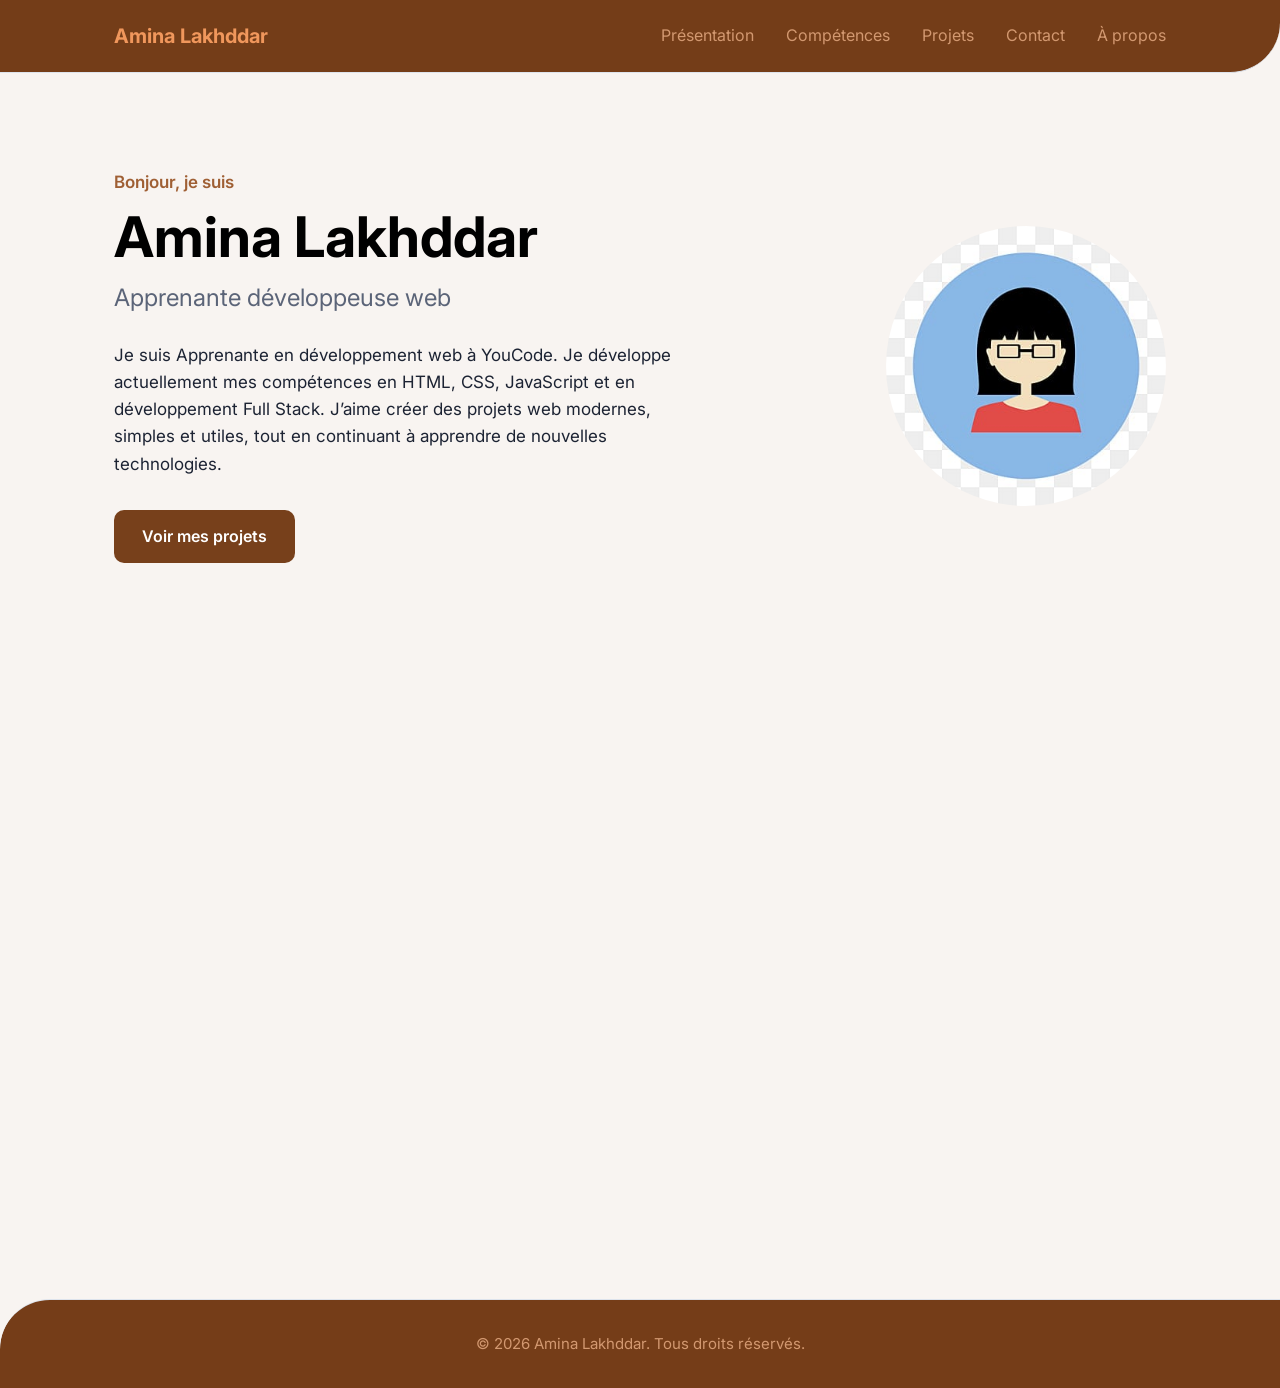
<file: index.html>
<!DOCTYPE html>
<html lang="fr">
<head>
  <meta charset="UTF-8">
  <meta name="viewport" content="width=device-width, initial-scale=1.0">
  <meta name="description" content="Portfolio de Prénom Nom, apprenant développeur web.">
  <title>Amina Lakhddar — Portfolio</title>

  <!-- Police Inter (Google Fonts) -->
  <link rel="preconnect" href="https://fonts.googleapis.com">
  <link rel="preconnect" href="https://fonts.gstatic.com" crossorigin>
  <link href="https://fonts.googleapis.com/css2?family=Inter:wght@400;600;700&amp;display=swap" rel="stylesheet">

  <link rel="stylesheet" href="css/style.css">
</head>
<body>

  <!-- ========== EN-TÊTE ========== -->
  <header class="en-tete">
    <div class="conteneur en-tete__contenu">
      <a class="logo" href="index.html">Amina Lakhddar</a>
      <nav aria-label="Navigation principale">
        <ul class="menu">
          <li><a href="index.html">Présentation</a></li>
          <li><a href="propos.html#competences">Compétences</a></li>
          <li><a href="projets.html">Projets</a></li>
          <li><a href="contact.html">Contact</a></li>
          <li><a href="propos.html"> À propos</a></li>
        </ul>
      </nav>
    </div>
  </header>

  <main>

    <!-- ========== PRÉSENTATION ========== -->
    <section id="presentation" class="presentation">
      <div class="conteneur presentation__contenu">
        <div class="presentation__texte">
          <p class="surtitre">Bonjour, je suis</p>
          <h1>Amina Lakhddar</h1>
          <p class="metier">Apprenante développeuse web</p>
          <p>Je suis Apprenante en développement web à YouCode. Je développe actuellement mes compétences en HTML, CSS, JavaScript et en développement Full Stack. J’aime créer des projets web modernes, simples et utiles, tout en continuant à apprendre de nouvelles technologies.</p>
          <a class="bouton" href="projets.html">Voir mes projets</a>
        </div>
        <img class="presentation__photo" src="images/avatar.jpg" alt="Portrait de Amina Lakhddar" width="280" height="280">
      </div>
    </section>


  <!-- ========== PIED DE PAGE ========== -->
  <footer class="pied">
    <div class="conteneur">
      <p>© 2026 Amina Lakhddar. Tous droits réservés.</p>
    </div>
  </footer>

</body>
</html>
</file>
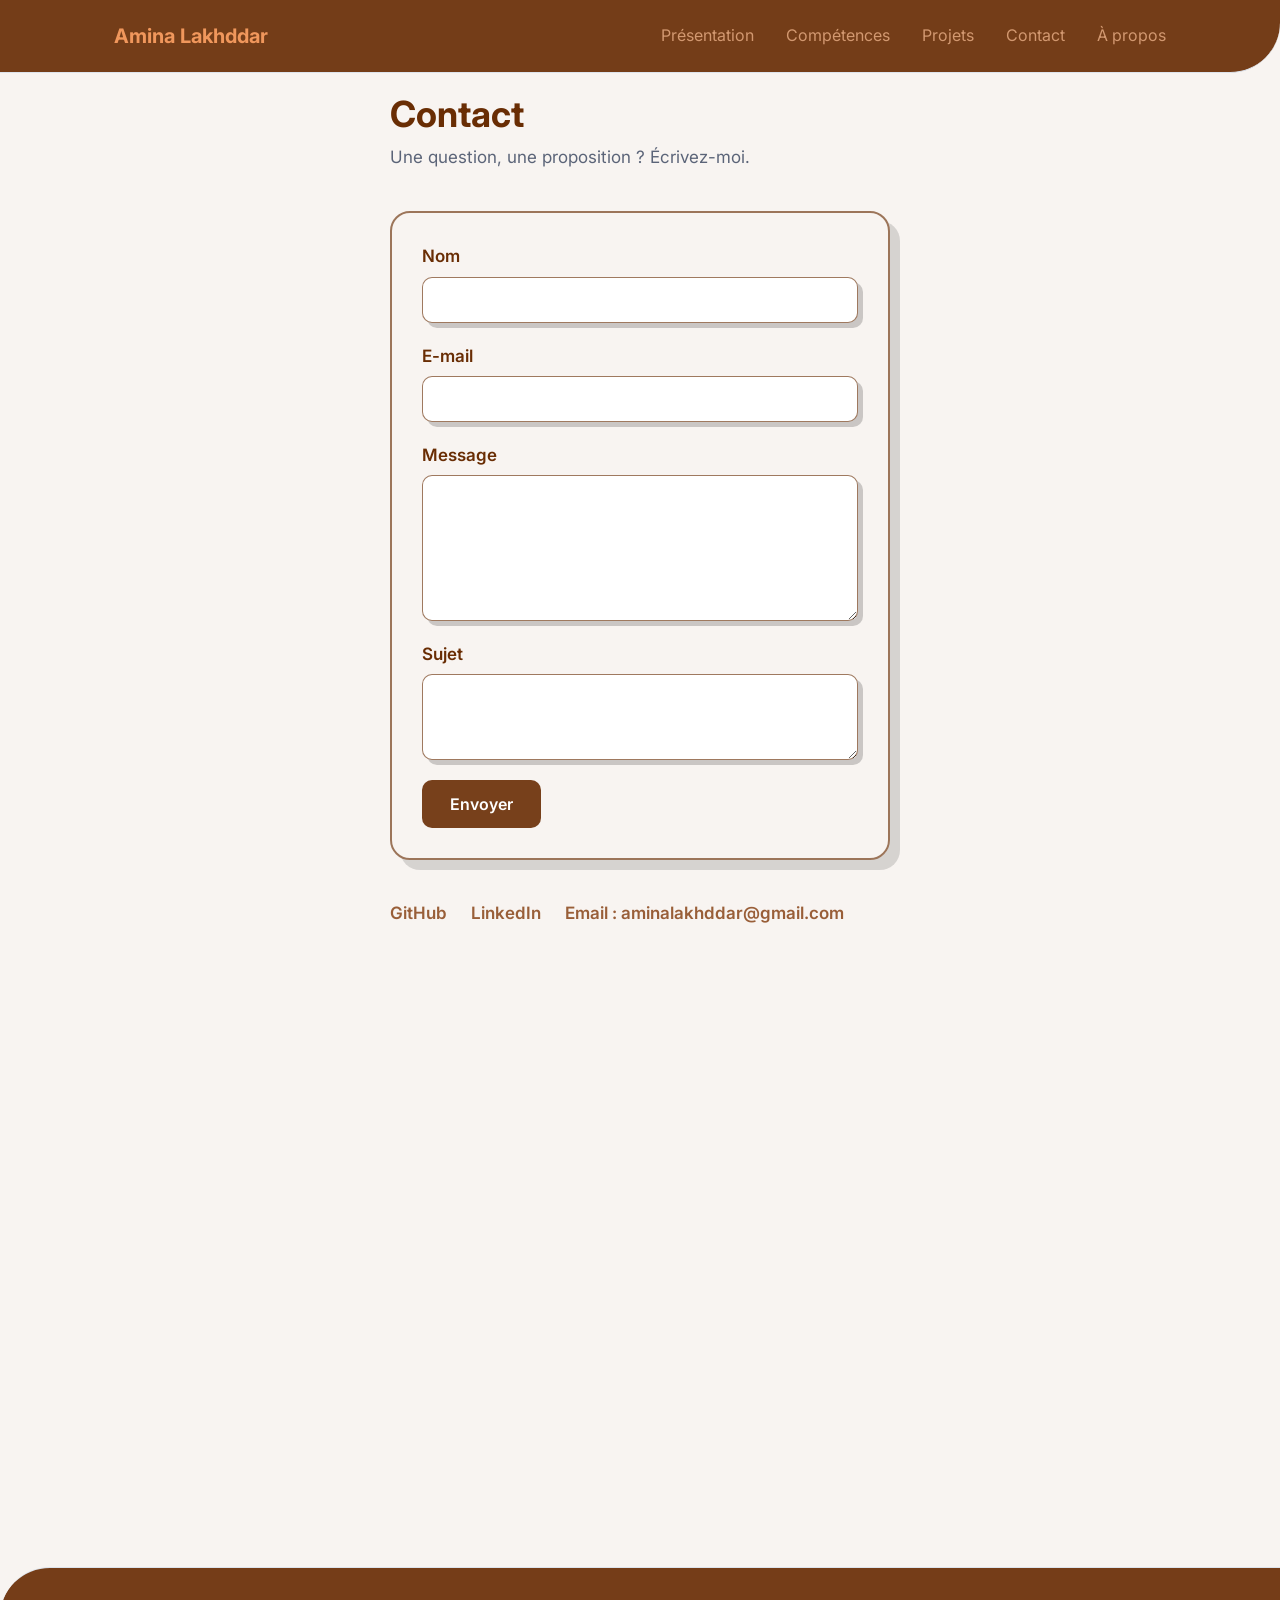
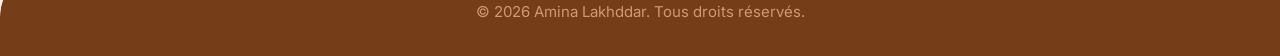
<file: contact.html>
<!DOCTYPE html>
<html lang="en">
<head>
    <meta charset="UTF-8">
    <meta name="viewport" content="width=device-width, initial-scale=1.0">
    <title>Amina lakhddar - Portfolio</title>

    <!-- Police Inter (Google Fonts) -->
  <link rel="preconnect" href="https://fonts.googleapis.com">
  <link rel="preconnect" href="https://fonts.gstatic.com" crossorigin>
  <link href="https://fonts.googleapis.com/css2?family=Inter:wght@400;600;700&amp;display=swap" rel="stylesheet">

  <link rel="stylesheet" href="css/style.css">
</head>
<body>
    <!-- ========== EN-TÊTE ========== -->
  <header class="en-tete">
    <div class="conteneur en-tete__contenu">
      <a class="logo" href="index.html">Amina Lakhddar</a>
      <nav aria-label="Navigation principale">
        <ul class="menu">
          <li><a href="index.html">Présentation</a></li>
          <li><a href="propos.html#competences">Compétences</a></li>
          <li><a href="projets.html">Projets</a></li>
          <li><a href="contact.html">Contact</a></li>
          <li><a href="propos.html"> À propos</a></li>
        </ul>
      </nav>
    </div>
  </header>
  <main>
    <!-- ========== CONTACT ========== -->
    <section id="contact" class="section section--claire">
      <div class="conteneur">
        <h2>Contact</h2>
        <p class="section__intro">Une question, une proposition ? Écrivez-moi.</p>

        <form class="formulaire" action="#" method="post">
          <label for="nom">Nom</label>
          <input id="nom" name="nom" type="text" required>

          <label for="email">E-mail</label>
          <input id="email" name="email" type="text" required>

          <label for="message">Message</label>
          <textarea id="message" name="message" rows="6" required></textarea>

          <label for="sujet">Sujet</label>
          <textarea name="sujet" id="sujet" rows="3" required></textarea>

          <button class="bouton" type="submit">Envoyer</button>
        </form>

        <ul class="reseaux">
          <li><a class="lien" href="https://github.com/Amina-lakhddar" target="_blank">GitHub</a></li>
          <li><a class="lien" href="https://www.linkedin.com/in/amina-lakhddar-44b046359/" target="_blank">LinkedIn</a></li>
          <li>Email : aminalakhddar@gmail.com</li>
        </ul>
      </div>
    </section>
  </main>
  <!-- ========== PIED DE PAGE ========== -->
  <footer class="pied">
    <div class="conteneur">
      <p>© 2026 Amina Lakhddar. Tous droits réservés.</p>
    </div>
  </footer>
    
</body>
</html>
</file>
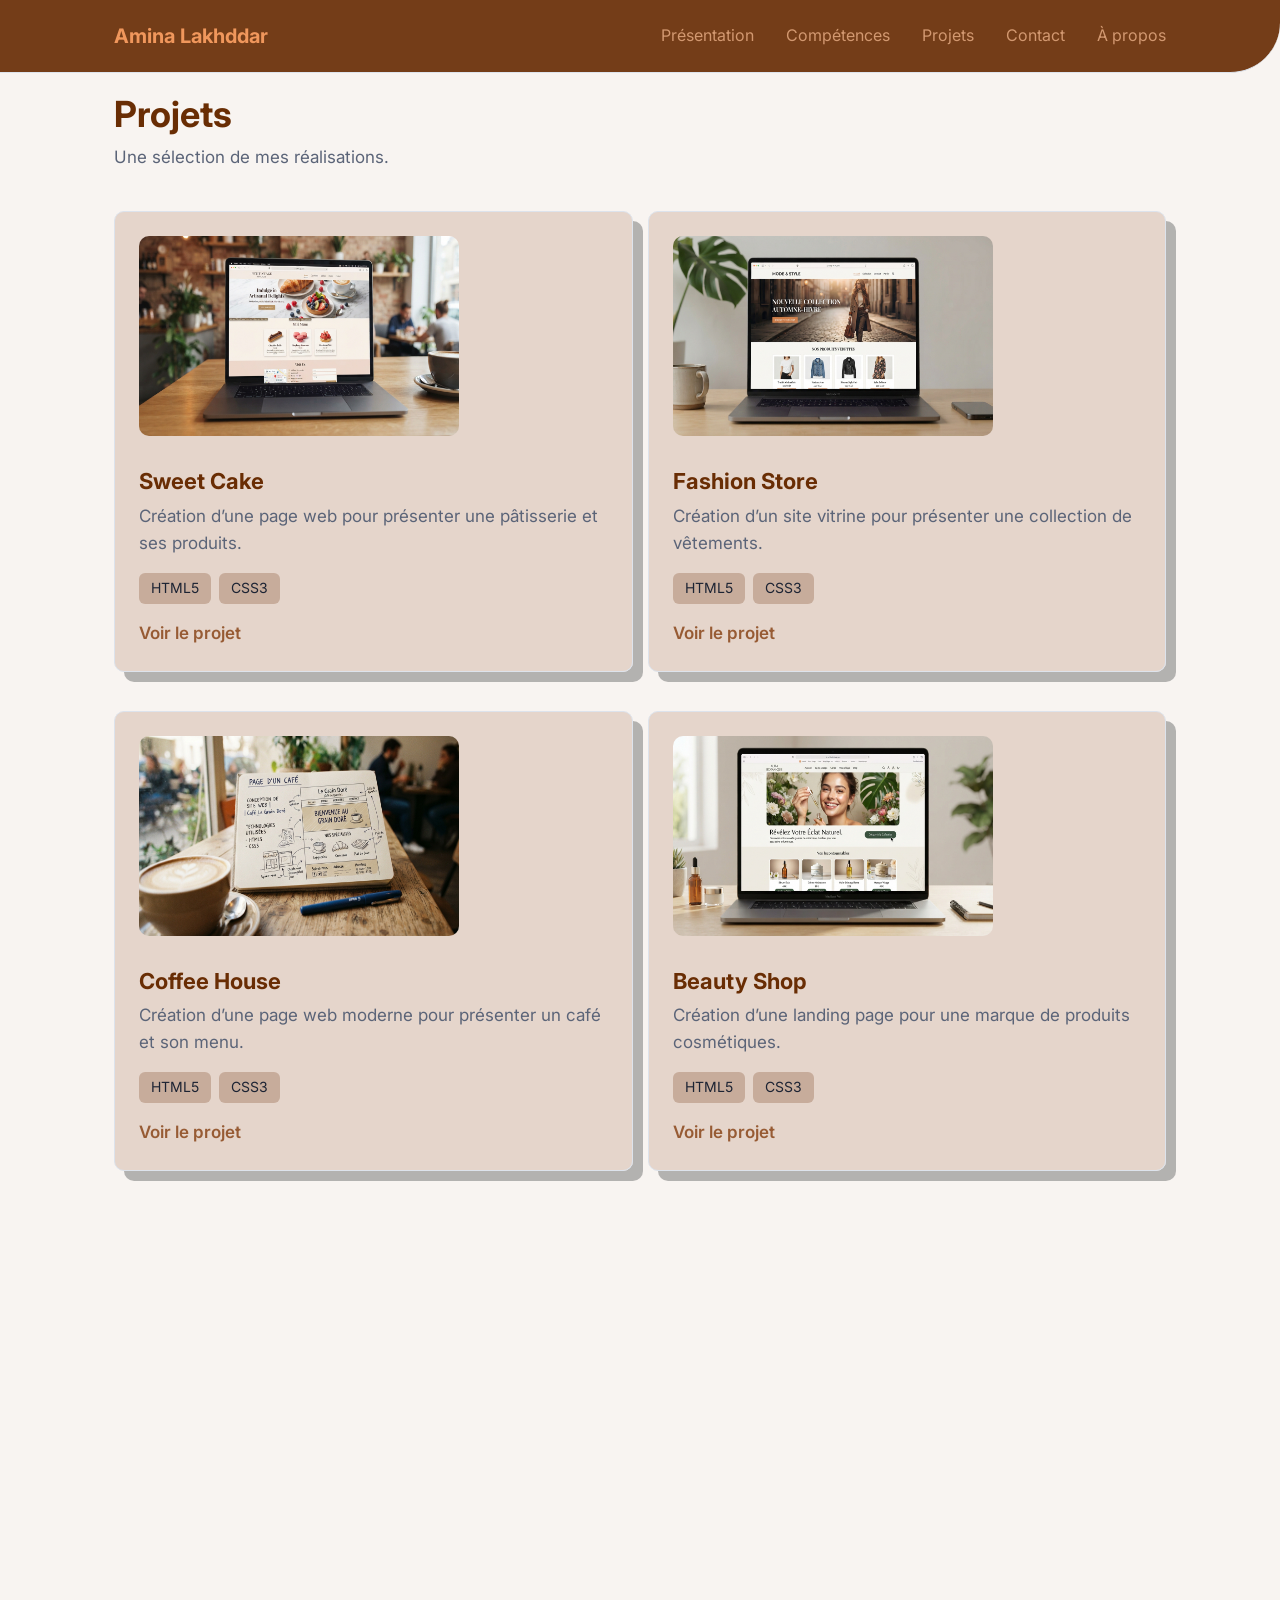
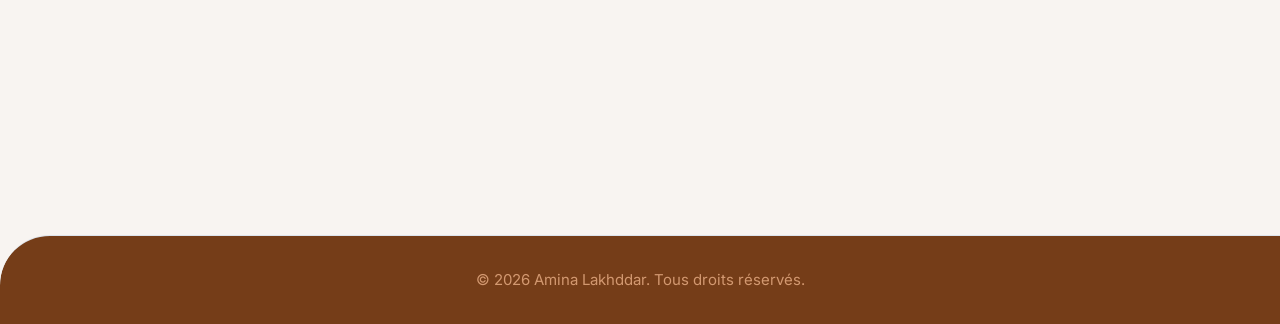
<file: projets.html>
<!DOCTYPE html>
<html lang="en">
<head>
    <meta charset="UTF-8">
    <meta name="viewport" content="width=device-width, initial-scale=1.0">
    <title>amina Lakhddar - Portfolio</title>

    <!-- Police Inter (Google Fonts) -->
  <link rel="preconnect" href="https://fonts.googleapis.com">
  <link rel="preconnect" href="https://fonts.gstatic.com" crossorigin>
  <link href="https://fonts.googleapis.com/css2?family=Inter:wght@400;600;700&amp;display=swap" rel="stylesheet">

  <link rel="stylesheet" href="css/style.css">
</head>
<body>
    <!-- ========== EN-TÊTE ========== -->
  <header class="en-tete">
    <div class="conteneur en-tete__contenu">
      <a class="logo" href="index.html">Amina Lakhddar</a>
      <nav aria-label="Navigation principale">
        <ul class="menu">
          <li><a href="index.html">Présentation</a></li>
          <li><a href="propos.html#competences">Compétences</a></li>
          <li><a href="projets.html">Projets</a></li>
          <li><a href="contact.html">Contact</a></li>
          <li><a href="propos.html"> À propos</a></li>
        </ul>
      </nav>
    </div>
  </header>
  <main>

  <!-- ========== PROJETS ========== -->
    <section id="projets" class="section">
      <div class="conteneur">
        <h2>Projets</h2>
        <p class="section__intro">Une sélection de mes réalisations.</p>

        <div class="projets">

          <article class="projet">
            <img class="projet__image" src="images/projet-1.jpg" alt="Aperçu du projet 1" width="320" height="200">
            <div class="projet__texte">
              <h3>Sweet Cake</h3>
              <p>Création d’une page web pour présenter une pâtisserie et ses produits.</p>
              <ul class="technologies">
                <li>HTML5</li>
                <li>CSS3</li>
              </ul>
              <a class="lien" href="about:blank">Voir le projet</a>
            </div>
          </article>

          <article class="projet">
            <img class="projet__image" src="images/projet-2.jpg" alt="Aperçu du projet 2" width="320" height="200">
            <div class="projet__texte">
              <h3>Fashion Store</h3>
              <p>Création d’un site vitrine pour présenter une collection de vêtements.</p>
              <ul class="technologies">
                <li>HTML5</li>
                <li>CSS3</li>
              </ul>
              <a class="lien" href="about:blank">Voir le projet</a>
            </div>
          </article>

          <article class="projet">
            <img class="projet__image" src="images/projet-3.jpg" alt="Aperçu du projet 3" width="320" height="200">
            <div class="projet__texte">
              <h3>Coffee House</h3>
              <p>Création d’une page web moderne pour présenter un café et son menu.</p>
              <ul class="technologies">
                <li>HTML5</li>
                <li>CSS3</li>
              </ul>
              <a class="lien" href="about:blank">Voir le projet</a>
            </div>
          </article>
          <article class="projet">
            <img class="projet__image" src="images/projet-4.jpg" alt="Aperçu du projet 3" width="320" height="200">
            <div class="projet__texte">
              <h3>Beauty Shop</h3>
              <p>Création d’une landing page pour une marque de produits cosmétiques.</p>
              <ul class="technologies">
                <li>HTML5</li>
                <li>CSS3</li>
              </ul>
              <a class="lien" href="about:blank">Voir le projet</a>
            </div>
          </article>

        </div>
      </div>
    </section>
    </main>
    <!-- ========== PIED DE PAGE ========== -->
  <footer class="pied">
    <div class="conteneur">
      <p>© 2026 Amina Lakhddar. Tous droits réservés.</p>
    </div>
  </footer>

    
</body>
</html>
</file>
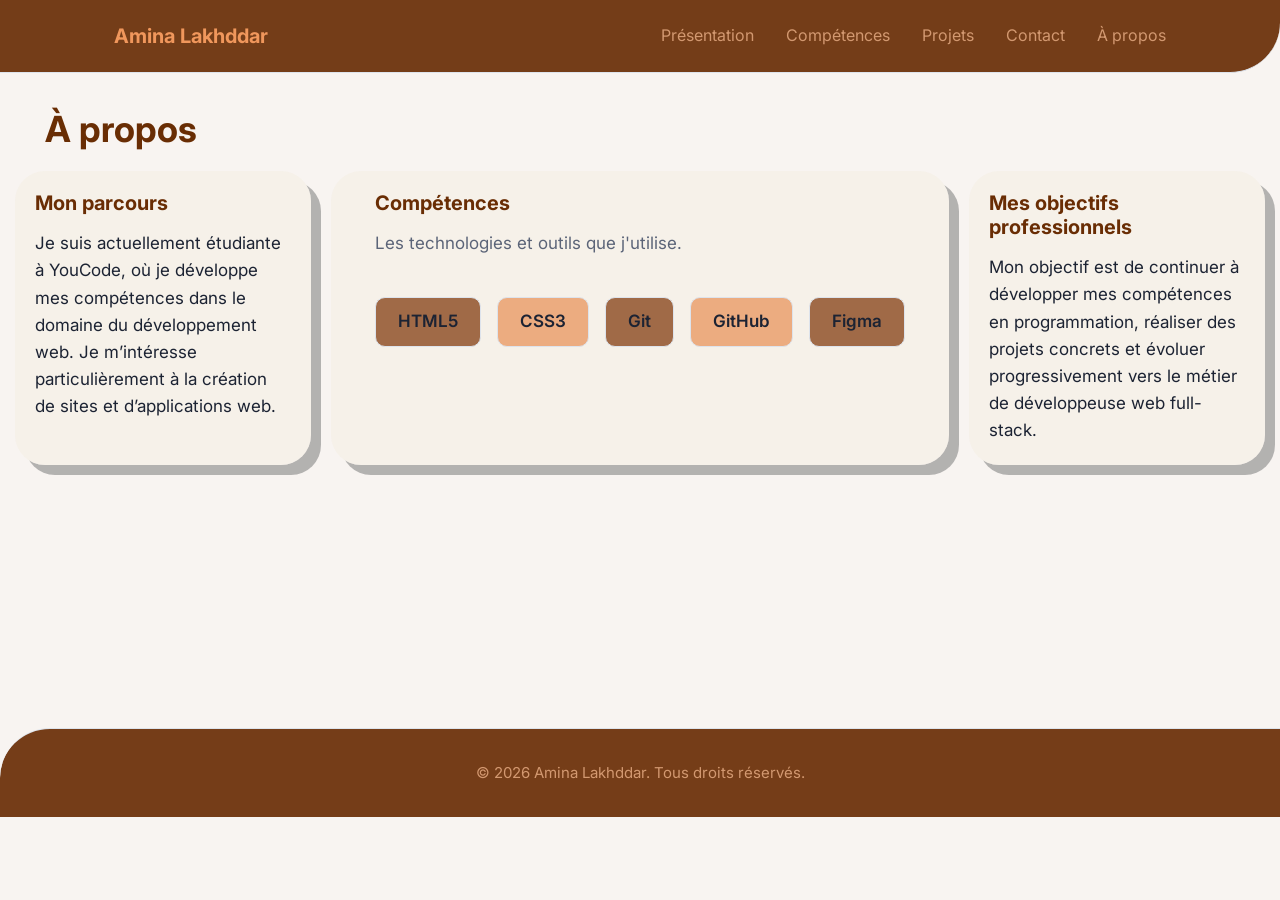
<file: propos.html>
<!DOCTYPE html>
<html lang="en">
<head>
    <meta charset="UTF-8">
    <meta name="viewport" content="width=device-width, initial-scale=1.0">
    <title>Amina Lakhddar - portfolio</title>
     <!-- Police Inter (Google Fonts) -->
  <link rel="preconnect" href="https://fonts.googleapis.com">
  <link rel="preconnect" href="https://fonts.gstatic.com" crossorigin>
  <link href="https://fonts.googleapis.com/css2?family=Inter:wght@400;600;700&amp;display=swap" rel="stylesheet">

  <link rel="stylesheet" href="css/style.css">
</head>
<body>
    <!-- ========== EN-TÊTE ========== -->
  <header class="en-tete">
    <div class="conteneur en-tete__contenu">
      <a class="logo" href="index.html">Amina Lakhddar</a>
      <nav aria-label="Navigation principale">
        <ul class="menu">
          <li><a href="index.html">Présentation</a></li>
          <li><a href="propos.html#competences">Compétences</a></li>
          <li><a href="projets.html">Projets</a></li>
          <li><a href="contact.html">Contact</a></li>
          <li><a href="propos.html"> À propos</a></li>
        </ul>
      </nav>
  </header>
  <main class="section propos_contenu">
    <h2>À propos</h2>
    <div class="section_propos">
    <section class="propos_individduel">
        <h3>Mon parcours</h3>
        <p>
            Je suis actuellement étudiante à YouCode, où je développe mes compétences dans le domaine du développement web. Je m’intéresse particulièrement à la création de sites et d’applications web.
        </p>
    </section>
    <!-- ========== COMPÉTENCES ========== -->
    <section id="competences" class="propos_individduel">
      <div class="conteneur">
        <h3>Compétences</h3>
        <p class="section__intro">Les technologies et outils que j'utilise.</p>
        <ul class="competences">
          <li class="comp1">HTML5</li>
          <li class="comp2">CSS3</li>
          <li class="comp1">Git</li>
          <li class="comp2">GitHub</li>
          <li class="comp1">Figma</li>
        </ul>
      </div>
    </section >
    
    <section class="propos_individduel">
        <h3>Mes objectifs professionnels</h3>
        <p>Mon objectif est de continuer à développer mes compétences en programmation, réaliser des projets concrets et évoluer progressivement vers le métier de développeuse web full-stack.</p>
    </section>
    </div>
  </main>
  <!-- ========== PIED DE PAGE ========== -->
  <footer class="pied">
    <div class="conteneur">
      <p>© 2026 Amina Lakhddar. Tous droits réservés.</p>
    </div>
  </footer>

    
</body>
</html>
</file>
<file: css/style.css>
/* ==========================================================
   Portfolio — modèle de départ (une seule page)
   Sommaire :
   1. Variables
   2. Base
   3. En-tête
   4. Présentation
   5. Sections communes
   6. Compétences
   7. Projets
   8. Contact
   9. Pied de page
   ========================================================== */

/* ---------- 1. Variables ---------- */
:root {
  /* Couleurs */
  --couleur-fond: #ffffff;
  --couleur-fond-clair: #f4f6fa;
  --couleur-texte: #1c2333;
  --couleur-texte-doux: #5b6478;
  --couleur-principale: #2f5bea;
  --couleur-bordure: #dde3ec;

  /* Typographie */
  --police: "Inter", Arial, sans-serif;

  /* Mise en page */
  --largeur-max: 1100px;
  --rayon: 10px;
}

/* ---------- 2. Base ---------- */
* {
  box-sizing: border-box;
}

body {
  margin: 0;
  font-family: var(--police);
  font-size: 17px;
  line-height: 1.6;
  color: var(--couleur-texte);
  background-color:#f7f2eec6;
}

h1,
h2,
h3 {
  margin: 0;
  line-height: 1.2;
}

p {
  margin: 0;
}

ul {
  margin: 0;
  padding: 0;
  list-style: none;
}

a {
  color: inherit;
  text-decoration: none;
}

.conteneur {
  max-width: var(--largeur-max);
  margin: 0 auto;
  padding: 0 24px ;
}

.bouton {
  display: inline-block;
  padding: 14px 28px;
  border: none;
  border-radius: var(--rayon);
  font-family: var(--police);
  font-size: 16px;
  font-weight: 600;
  color: #ffffff;
  background-color:#692c04e5;
  cursor: pointer;
}

.lien {
  font-weight: 600;
  color: #8d4d23e5;
}

/* ---------- 3. En-tête ---------- */
.en-tete {
  border-bottom: 1px solid var(--couleur-bordure);
  border-bottom-right-radius:50px;
  height: 10%;
  
  background-color:#692c04e9;
}

.en-tete__contenu {
  display: flex;
  justify-content: space-between;
  align-items: center;
  height: 72px;
}

.logo {
  font-size: 20px;
  font-weight: 700;
  color: #f0975c;
}

.menu {
  display: flex;
  gap: 32px;
}

.menu a {
  font-size: 16px;
  color: #f5ba92ba;
}

/* ---------- 4. Présentation ---------- */
.presentation {
  padding: 96px 0;
}

.presentation__contenu {
  display: flex;
  justify-content: space-between;
  align-items: center;
  gap: 64px;
}

.presentation__texte {
  max-width: 600px;
}

.surtitre {
  margin-bottom: 8px;
  font-weight: 600;
  color:#924817de;
}

.presentation h1 {
  font-size: 56px;
  color:black;
}

.metier {
  margin-top: 8px;
  margin-bottom: 24px;
  font-size: 24px;
  color: var(--couleur-texte-doux);
}

.presentation .bouton {
  margin-top: 32px;
}

.presentation__photo {
  width: 280px;
  height: 280px;
  border-radius: 50%;
}

/* ---------- 5. Sections communes ---------- */
/* .section {
  /* padding: 80px 0; */ 



.section h2 {
  font-size: 36px;
  padding-top: 20px;
  color: #692d04;
}

.section__intro {
  margin-top: 8px;
  margin-bottom: 40px;
  color: var(--couleur-texte-doux);
}

/* ---------- 6. Compétences ---------- */
.competences {
  display: flex;
  gap: 16px;
}

.competences li {
  padding: 10px 22px;
  border: 1px solid var(--couleur-bordure);
  border-radius: var(--rayon);
  font-weight: 600;
}
.comp1{
 background-color: #7b3202b2;

}
.comp2{
  
 background-color: #e99054b2;
}

/* ---------- 7. Projets ---------- */
/* Les projets sont empilés les uns sous les autres. */
.projet {
  display: grid; 
  align-items: center;
  gap: 32px;
  margin-bottom: 24px;
  padding: 24px;
  border: 1px solid var(--couleur-bordure);
  border-radius: var(--rayon);
  background-color: #b1856746;
  box-shadow: 10px 10px rgba(125, 124, 124, 0.548) ;
}
.projets{
  display: grid;
  grid-template-columns: 1fr 1fr;
  gap: 15px;
}

.projet__image {
  width: 320px;
  height: 200px;
  border-radius: var(--rayon);
}

.projet h3 {
  margin-bottom: 8px;
  font-size: 22px;
  color: #692d04;
}

.projet p {
  color: var(--couleur-texte-doux);
}

.technologies {
  display: flex;
  gap: 8px;
  margin-top: 16px;
  margin-bottom: 16px;
}

.technologies li {
  padding: 4px 12px;
  border-radius: 6px;
  font-size: 14px;
  background-color:#692c043d;
}

/* ---------- 8. Contact ---------- */
#contact{
  display: flex;
}
.formulaire {
 width: 500px;
  border: 2px solid #692c04a2;
  padding: 30px;
  border-radius: 20px;
  box-shadow: 10px 10px rgba(0, 0, 0, 0.136);
  
}

.formulaire label {
  display: block;
  margin-bottom: 6px;
  font-weight: 600;
  color: #692d04;
}

.formulaire input,
.formulaire textarea {
  display: block;
  width: 100%;
  margin-bottom: 20px;
  padding: 12px 14px;
  border: 1px solid #692c04a2;
  border-radius: var(--rayon);
  font-family: var(--police);
  font-size: 16px;
  color: var(--couleur-texte);
  background-color: var(--couleur-fond);
  box-shadow: 5px 5px rgba(0, 0, 0, 0.189);
}

.reseaux {
  display: flex;
  gap: 24px;
  margin-top: 40px;
}
.reseaux li{
  font-weight: 600;
  color: #8d4d23e5;
}

/* ---------- à propos ---------- */

.propos_contenu h2{
  margin-left: 30px;
  padding-bottom: 20px;
  
  
}

.propos_contenu {
 margin: 15px;
 height: 0;
 margin-bottom: 20%;

}
.section_propos{
  display: grid;
  grid-template-columns: 1fr 1fr 1fr;
  gap:20px;
  margin:auto;
}
.propos_contenu h3{
  font-size: 20px;
  margin-bottom: 15px;
  color: #692d04;
  
}
.propos_individduel{
  background-color: rgba(243, 236, 225, 0.481);
  padding: 20px;
  border-radius: 30px;
  box-shadow: 10px 10px rgba(125, 124, 124, 0.548) ;
  height: auto;

}

/* ---------- 9. Pied de page ---------- */
.pied {
  padding: 32px 0;
  margin-top: 50%; 
  border-top: 1px solid var(--couleur-bordure);
  font-size: 15px;
  text-align: center;
  color: #f5ba92ba;
  background-color:#692c04e9;
  border-top-left-radius: 50px;
}
</file>
